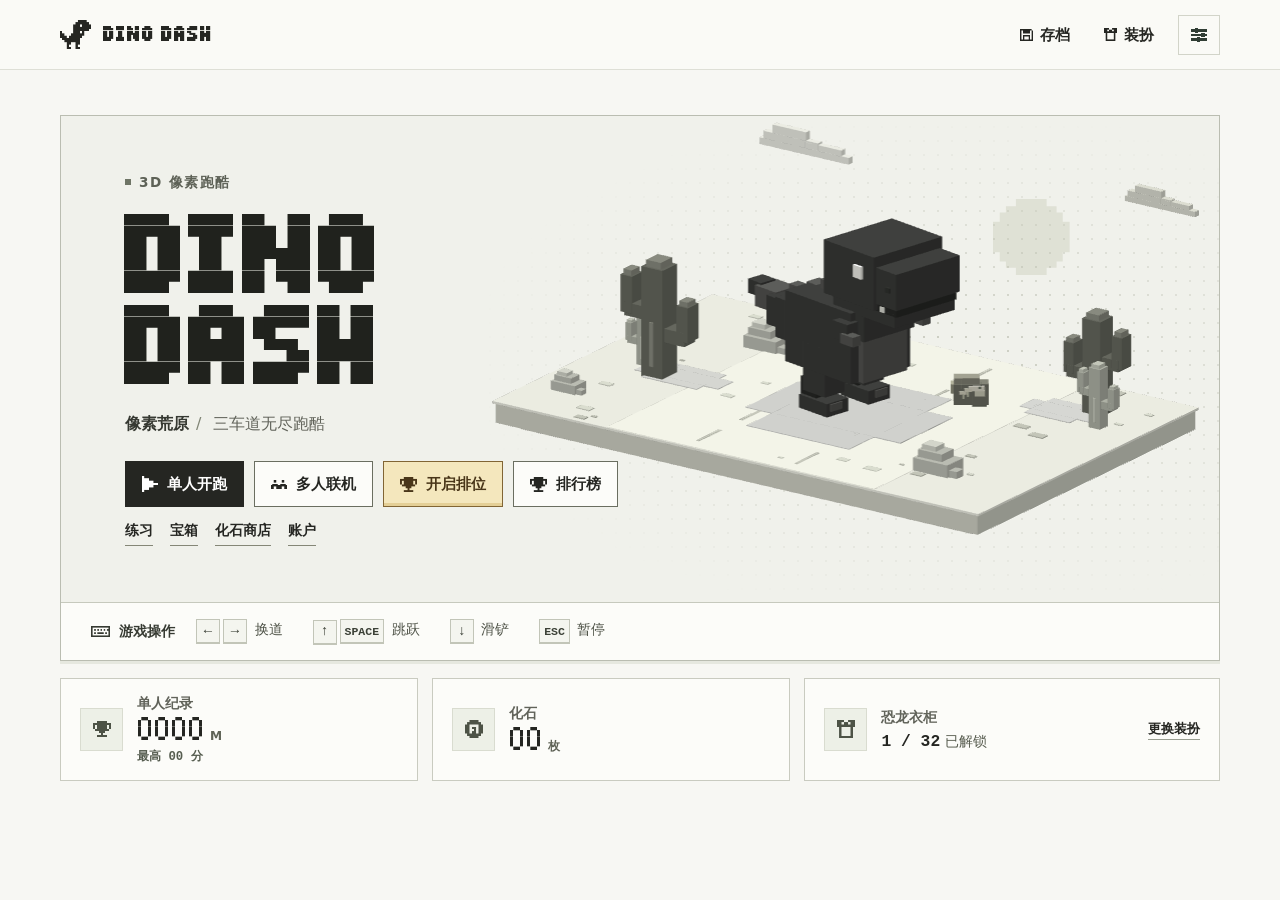
<file: dino-dash/index.html>
<!doctype html>
<html lang="zh-CN">
<head>
  <meta charset="utf-8">
  <meta name="viewport" content="width=device-width, initial-scale=1, viewport-fit=cover">
  <meta name="description" content="黑白像素 3D 恐龙跑酷。拾取道具、躲避陨石、挑战荒原首领。支持存档、装扮和多人竞速。">
  <title>DINO DASH · 像素荒原</title>
  <link rel="icon" type="image/png" href="./dino.png">
  <link rel="stylesheet" href="./game.css?v=17">
</head>
<body>
<div class="game-app"><header class="topbar"><div class="topbar-inner"><button class="brand" data-action="home" aria-label="DINO DASH 主页"><span class="icon icon-dino" aria-hidden="true"></span><span>DINO DASH</span></button><nav class="top-actions" aria-label="游戏菜单"><button class="utility" data-action="save"><span class="icon icon-save" aria-hidden="true"></span><span>存档</span></button><button class="utility" data-action="closet"><span class="icon icon-shirt" aria-hidden="true"></span><span>装扮</span></button><button class="utility audio-button" data-action="settings" aria-label="设置" title="设置"><span class="reward-icon" data-icon="settings" aria-hidden="true"></span></button></nav></div></header><main class="main"><section class="console" aria-label="跑酷游戏"><div class="stage"><div class="menu-stage" data-view="menu"><div class="hero-copy"><p class="eyebrow hero-label"><span></span>3D 像素跑酷</p><h1 aria-label="Dino Dash"><span>DINO</span><span>DASH</span></h1><p class="hero-desc"><strong>像素荒原</strong><span aria-hidden="true">/</span> 三车道无尽跑酷</p><div class="hero-actions"><button class="button solid" data-action="solo"><span class="icon icon-play" aria-hidden="true"></span>单人开跑</button><button class="button" data-action="online"><span class="icon icon-people" aria-hidden="true"></span>多人联机</button><button class="button rank-entry" data-action="rank-start" type="button"><span class="icon icon-trophy" aria-hidden="true"></span>开启排位</button><button class="button rank-board-entry" data-action="rank" type="button"><span class="icon icon-trophy" aria-hidden="true"></span>排行榜</button></div>
<p class="panel-hint" id="rank-launch-status" role="status"></p>
<div class="hero-links">
  <button class="text-button" data-action="guide">练习</button>
  <button class="text-button" data-action="chest">宝箱</button>
  <button class="text-button" data-action="shop">化石商店</button>
  <button class="text-button" data-action="account">账户</button>
</div>
<button class="text-button continue" data-action="continue" hidden=""><span class="icon icon-save" aria-hidden="true"></span>继续单人存档 <span id="continue-distance"></span></button></div><div class="hero-world" aria-hidden="true"><div class="pixel-sun"></div><div class="hero-dots"></div><canvas id="hero-canvas"></canvas></div></div><div class="play-stage" data-view="play" hidden=""><div class="play-sky"></div><canvas id="play-canvas" aria-label="三车道恐龙跑酷赛道"></canvas><div class="hud"><div class="hud-group" aria-label="当前成绩"><div class="hud-item"><span>距离</span><strong><span id="run-distance">0000</span><small> M</small></strong></div><div class="hud-item hud-fossils"><span><span class="icon icon-fossil" aria-hidden="true"></span> 化石</span><strong id="run-fossils">00</strong></div><div class="hud-item hud-score"><span>分数</span><strong id="run-score">00</strong></div></div><div class="hud-side"><button class="square-button" data-action="pause" aria-label="暂停" title="暂停"><span class="icon icon-pause" aria-hidden="true"></span></button><strong id="ranked-badge" class="ranked-badge" hidden>排位</strong><div id="race-status" class="race-status" hidden=""><span id="race-network"></span><span id="race-clock"></span><div id="race-standings"></div></div></div></div><section id="boss-hud" class="boss-hud" aria-label="首领战" hidden>
  <div class="boss-status"><strong id="boss-name"></strong><span id="boss-count"></span></div>
  <span class="boss-safety" id="boss-safety" hidden>容错 ×1</span>
  <div class="boss-health" id="boss-health" aria-hidden="true"></div>

</section>
<div id="active-powers" class="power-hud" aria-label="生效中的道具" hidden></div>
<div id="biome-title" class="biome-title" hidden></div>
<div id="countdown" class="countdown" aria-live="polite" hidden=""><div id="count-message"></div><strong id="count-number"></strong></div><div id="lesson-hud" class="lesson-hud" role="status" hidden></div><div id="run-feedback" class="run-feedback" role="status" hidden=""></div>
<div class="touch-controls" aria-label="触屏控制"><div><button data-move="left" aria-label="向左换道">‹</button><button data-move="right" aria-label="向右换道">›</button></div><div><button data-move="jump" aria-label="跳跃">↑</button><button data-move="slide" aria-label="滑铲">↓</button></div></div></div></div><div class="command-strip"><span class="command-label"><span class="icon icon-keyboard" aria-hidden="true"></span> <span>游戏操作</span></span><div class="desktop-commands"><span><kbd>←</kbd><kbd>→</kbd> 换道</span><span><kbd>↑</kbd><kbd class="space-key">SPACE</kbd> 跳跃</span><span><kbd>↓</kbd> 滑铲</span><span><kbd class="space-key">ESC</kbd> 暂停</span></div><span class="touch-command">左右滑动换道 · 上滑跳跃 · 下滑滑铲</span></div></section><div class="home-grid" data-view="menu"><div class="stat-card"><div class="stat-icon"><span class="icon icon-trophy" aria-hidden="true"></span></div><div><span class="card-label">单人纪录</span><div class="stat-value"><strong id="best-distance">0000</strong><small> M</small></div><div class="best-score">最高 <strong id="best-score">00 分</strong></div></div></div><div class="stat-card"><div class="stat-icon"><span class="icon icon-fossil" aria-hidden="true"></span></div><div><span class="card-label">化石</span><div class="stat-value"><strong id="fossil-total">00</strong><small> 枚</small></div></div></div><button class="stat-card wardrobe-link" data-action="closet"><div class="stat-icon"><span class="icon icon-shirt" aria-hidden="true"></span></div><div><span class="card-label">恐龙衣柜</span><div class="wardrobe-count"><strong id="skin-total">1 / 32</strong> 已解锁</div></div><span class="wardrobe-open">更换装扮</span></button></div></main><dialog class="panel" id="panel" aria-label="游戏菜单"><button class="square-button panel-close" data-action="close" aria-label="关闭"><span class="icon icon-close" aria-hidden="true"></span></button><section data-panel="online" hidden=""><div class="panel-heading"><h2>多人联机</h2></div><p class="panel-desc">2–4 人同图竞速 · 650 米<span class="peer-room-note"><br>房主需保持游戏页面打开。</span></p><div class="online-fields"><label for="nickname">玩家昵称</label><input id="nickname" maxLength="16" placeholder="小恐龙" autoComplete="nickname"/></div><button class="button solid wide" id="create-button" data-action="create"><span class="icon icon-people" aria-hidden="true"></span>创建房间</button><div class="join-divider"><span>加入朋友的房间</span></div><form class="join-form" id="join-form"><label class="sr-only" for="room-input">房间码</label><input id="room-input" maxLength="6" aria-label="房间码" autoCapitalize="characters" autoComplete="off" spellCheck="false" placeholder="6 位房间码"/><button class="button" type="submit" id="join-button">加入</button></form><p class="panel-hint" id="online-hint" role="status"></p></section><section data-panel="lobby" hidden=""><div class="panel-heading"><h2>竞速房间</h2></div><div class="room-card"><div><span class="card-label">房间码</span><strong id="room-code"></strong></div><button class="button compact" data-action="invite"><span class="icon icon-copy" aria-hidden="true"></span>复制邀请</button></div><div class="room-roster-head"><strong>玩家 <span id="room-count"></span></strong><span id="room-network"></span></div><ol id="room-roster" class="room-roster"></ol><div class="panel-actions"><button class="button" data-action="leave-room" id="lobby-leave">离开</button><button class="button" id="ready-button" data-action="ready">准备</button><button class="button solid" id="start-button" data-action="start-room" hidden="">开始竞速</button></div><p class="panel-hint" id="lobby-hint" role="status"></p></section><section data-panel="closet" hidden>
  <div class="panel-heading"><h2>恐龙衣柜</h2></div>
  <div class="closet-layout">
    <div class="closet-preview">
      <canvas id="closet-canvas" aria-label="皮肤和装饰的 3D 预览"></canvas>
      <div class="closet-selection">
        <strong id="skin-name">原色暴龙</strong>
        <span id="skin-description">石墨色与方形长吻</span>
      </div>
    </div>
    <div class="closet-right">
      <div class="closet-tools">
        <div class="closet-tabs" role="group" aria-label="衣柜类别">
          <button class="wardrobe-tab" type="button" data-wardrobe-slot="skin" aria-pressed="true">皮肤</button>
          <button class="wardrobe-tab" type="button" data-wardrobe-slot="head" aria-pressed="false">头饰</button>
          <button class="wardrobe-tab" type="button" data-wardrobe-slot="neck" aria-pressed="false">颈饰</button>
        </div>
        <button class="button compact" data-action="chest">宝箱</button>
      </div>
      <div id="wardrobe-grid" class="skin-grid" aria-label="当前类别的装扮"></div>
      <div class="closet-materials">
        <span id="wardrobe-progress"></span>
        <span class="universal-balance"><span class="fragment-mark" aria-hidden="true"></span>万能碎片 <strong id="closet-universal">0</strong></span>
      </div>
      <button class="button solid wide" data-action="equip" id="equip-button" disabled>已装备</button>
      <p class="panel-hint" id="closet-hint" role="status"></p>
    </div>
  </div>
</section>
<section data-panel="chest" hidden>
  <div class="panel-heading"><h2>宝箱</h2></div>
  <div id="chest-preview" class="chest-preview">
    <div class="chest-figure" aria-hidden="true"><i class="chest-lid"></i><i class="chest-base"></i><i class="chest-sparks"></i></div>
    <div id="chest-results" class="chest-results" aria-label="抽取结果"></div>
    <span id="chest-reward" class="sr-only" role="status"></span>
  </div>
  <div class="chest-balances">
    <span><span class="icon icon-fossil" aria-hidden="true"></span> 化石 <strong id="chest-fossils"></strong></span>
    <span><span class="reward-icon inline-icon" data-icon="wildcard" aria-hidden="true"></span> 万能碎片 <strong id="chest-universal"></strong></span>
  </div>
  <div id="boost-rack" class="boost-rack" hidden>
    <strong>开局增益</strong>
    <div id="boost-options" class="boost-options"></div>
  </div>
  <div class="panel-actions chest-actions">
    <button class="button" data-action="shop">商店</button>
    <button class="button" id="chest-open" data-action="open-chest">单开</button>
    <button class="button solid" id="chest-ten" data-action="open-ten">十连</button>
  </div>
  <p class="panel-hint" id="chest-hint" role="status"></p>
</section>
<section data-panel="rank" hidden>
  <div class="panel-heading rank-heading"><h2><span class="icon icon-trophy" aria-hidden="true"></span>排行榜</h2></div>
  <div class="panel-actions rank-tabs" role="group" aria-label="排行榜分类">
    <button type="button" class="button compact" data-board="score" aria-pressed="true">分数榜</button>
    <button type="button" class="button compact" data-board="fossils" aria-pressed="false"><span class="icon icon-fossil" aria-hidden="true"></span>化石榜</button>
  </div>
  <p id="fossil-board-note" class="panel-desc" hidden>累计入榜的排位化石。消费只扣本地余额。</p>
  <p id="rank-personal" class="panel-hint rank-personal" hidden></p>
  <p class="panel-desc" id="rank-status" role="status"></p>
  <table id="rank-table" class="rank-table" aria-label="单人排位前 50 名" hidden>
    <thead><tr><th scope="col">名次</th><th scope="col">玩家</th><th id="rank-main-col" scope="col">分数</th><th id="rank-distance-col" scope="col">里程</th></tr></thead>
    <tbody id="rank-rows"></tbody>
  </table>
  <div id="rank-controls" hidden>
    <p class="panel-desc" id="rank-account" hidden></p>
    <div class="panel-actions">
      <button class="button" data-action="rank-refresh" id="rank-refresh" type="button">刷新</button>
      <button class="button" data-action="rank-history" type="button">我的排位记录</button>
      <button class="button" data-action="account" type="button">账户</button>
      <button class="button solid" id="rank-start" data-action="rank-start" type="button" hidden>开始排位</button>
    </div>
  </div>
</section>
<section data-panel="rank-history" hidden>
  <div class="panel-heading"><h2>我的排位记录</h2></div>
  <p class="panel-hint" id="rank-history-status" role="status"></p>
  <ol id="rank-history-rows" class="rank-history-list"></ol>
  <form id="rank-appeal-form" hidden>
    <label class="rank-name">申诉说明<textarea id="rank-appeal-message" rows="3" maxlength="240" required></textarea></label>
    <div id="rank-appeal-captcha"></div>
    <p class="panel-hint" id="rank-appeal-captcha-status" role="status"></p>
    <div class="panel-actions">
      <button class="button" data-action="rank-appeal-cancel" type="button">取消</button>
      <button class="button solid" id="rank-appeal-send" type="submit" disabled>提交申诉</button>
    </div>
  </form>
  <div class="panel-actions"><button class="button" data-action="rank-history-back" type="button">返回</button></div>
</section>
<section data-panel="account" hidden>
  <div class="panel-heading"><h2>玩家账户</h2></div>
  <p class="panel-desc" id="account-state"></p>
  <form id="account-form" hidden>
    <label class="rank-name">账户昵称<input id="account-name" maxlength="32" autocomplete="nickname" placeholder="输入独有的昵称"></label>
    <p class="panel-hint">1–16 个字，可用文字、字母、数字、空格、下划线和短横线。</p>
    <button class="button solid" id="account-save" type="submit">保存昵称</button>
  </form>
  <div id="rank-human-check" hidden><div id="rank-captcha"></div><p class="panel-hint" id="rank-captcha-status" role="status"></p></div>
  <div class="panel-actions account-actions">
    <button class="button solid" id="account-rank-start" data-action="rank-start" type="button" hidden>开启排位</button>
    <button class="button solid" id="rank-join" data-action="rank-join" type="button" disabled hidden>验证并创建账户</button>
    <button class="button" data-action="rank" type="button">返回排行榜</button>
  </div>
  <p class="panel-hint" id="account-status" role="status"></p>
</section>
<section data-panel="shop" hidden>
  <div class="panel-heading"><h2>化石商店</h2></div>
  <div class="chest-balances"><span>化石 <strong id="shop-fossils"></strong></span></div>
  <p class="panel-desc">选用一件增益，下次单人开跑时消耗。</p>
  <ul class="shop-items" id="shop-items"></ul>
  <p class="panel-hint" id="shop-hint" role="status"></p>
</section>
<section data-panel="settings" hidden>
  <div class="panel-heading"><h2>设置</h2></div>
  <div class="audio-settings">
    <fieldset>
      <legend>背景音乐</legend>
      <label class="audio-toggle"><input id="music-enabled" type="checkbox"> 播放背景音乐</label>
      <label class="volume-field"><span>音乐音量</span><input id="music-volume" type="range" min="0" max="100" value="40"><output id="music-percent" for="music-volume">40%</output></label>
    </fieldset>
    <fieldset>
      <legend>游戏音效</legend>
      <label class="audio-toggle"><input id="effects-enabled" type="checkbox"> 播放游戏音效</label>
      <label class="volume-field"><span>音效音量</span><input id="effects-volume" type="range" min="0" max="100" value="72"><output id="effects-percent" for="effects-volume">72%</output></label>
    </fieldset>
  </div>
</section>
<section data-panel="guide" hidden>
  <div class="panel-heading"><h2>练习</h2></div>
  <h3 class="practice-heading">赛道机关</h3>
  <div class="panel-actions">
    <button type="button" class="button" data-action="practice-river">藤蔓渡河</button>
    <button type="button" class="button" data-action="practice-rail">山洞矿车</button>
  </div>
  <h3 class="practice-heading">首领</h3>
  <ul id="guide-bosses" class="guide-bosses"></ul>
</section>
<section data-panel="save" hidden=""><div class="panel-heading"><h2>游戏存档</h2></div><p class="panel-desc" id="save-description">成绩、化石和装扮会自动保存到当前浏览器。</p><dl class="save-list"><div><dt>单人纪录</dt><dd id="save-best">0 m</dd></div><div><dt>最高分</dt><dd id="save-best-score">0 分</dd></div><div><dt>累计里程</dt><dd id="save-total">0 m</dd></div><div><dt>化石</dt><dd id="save-fossils">0 枚</dd></div><div><dt>单人检查点</dt><dd id="save-checkpoint">暂无</dd></div></dl><div class="panel-actions"><button class="button" data-action="export-save"><span class="icon icon-save" aria-hidden="true"></span>导出备份</button><button class="button" data-action="import-save">导入备份</button><input type="file" id="import-file" accept=".json,application/json" hidden=""/></div><p class="panel-hint" id="save-hint" role="status"></p></section><section data-panel="replace" hidden=""><div class="panel-heading"><h2>载入备份</h2></div><p class="panel-desc">载入后会覆盖当前浏览器的纪录、装扮和检查点。</p><div class="panel-actions"><button class="button" data-action="save">取消</button><button class="button solid" data-action="replace-save">载入备份</button></div></section><section data-panel="new-run" hidden=""><div class="panel-heading"><h2>开始新的跑酷？</h2></div><p class="panel-desc">开始后会替换当前的单人检查点。</p><div class="panel-actions"><button class="button" data-action="continue">继续存档</button><button class="button solid" data-action="new-solo">重新开始</button></div></section><section data-panel="pause" hidden=""><div class="panel-heading"><h2>已暂停</h2></div><p class="panel-desc" id="pause-text">单人进度已保存。</p><div class="panel-actions"><button class="button" data-action="home">回到主页</button><button class="button solid" data-action="resume"><span class="icon icon-play" aria-hidden="true"></span>继续跑酷</button></div></section><section data-panel="leave" hidden=""><div class="panel-heading"><h2>离开竞速？</h2></div><p class="panel-desc">离开将结束你在本轮的比赛。</p><div class="panel-actions"><button class="button" data-action="close">返回比赛</button><button class="button solid" data-action="leave-race">离开房间</button></div></section><section data-panel="end" hidden=""><div class="panel-heading"><h2 id="end-title">跑酷结束</h2></div><p class="end-distance"><strong id="end-distance">0</strong><small> M</small></p><p class="end-score" id="end-score"></p><p class="panel-desc" id="end-summary"></p><p class="panel-hint" id="rank-submit-status" role="status" hidden></p><div class="panel-actions"><button class="button" data-action="rank-history" id="end-rank-history" hidden>我的排位记录</button><button class="button" data-action="home">回到主页</button><button class="button solid" data-action="solo" id="end-retry"><span class="icon icon-play" aria-hidden="true"></span>再跑一次</button>
<button class="button solid" id="practice-retry" data-action="practice-retry" hidden>再挑战一次</button></div></section><section data-panel="results" hidden=""><div class="panel-heading"><h2>竞速成绩</h2></div><p class="panel-desc" id="results-summary"></p><ol id="result-roster" class="room-roster results-roster"></ol><div class="panel-actions"><button class="button" data-action="leave-room">离开房间</button><button class="button solid" id="rematch-button" data-action="rematch" hidden="">回到房间</button></div></section><section data-panel="error" hidden=""><div class="panel-heading"><h2>连接中断</h2></div><p class="panel-desc" id="connection-error"></p><div class="panel-actions"><button class="button solid" data-action="online">返回联机菜单</button></div></section></dialog><output id="toast" class="toast" aria-live="polite" hidden=""></output></div>
  <noscript>请开启 JavaScript 来运行 DINO DASH。</noscript>
  <script type="module">
    import { mount } from "./game/app.js?v=18";
    import { PeerTransport } from "./game/peer-transport.js?v=16";
    const server = document.documentElement.dataset.roomBackend === "server";
    mount(document.querySelector(".game-app"), { roomTransport: server ? null : new PeerTransport() });
  </script>
</body>
</html>
</file>
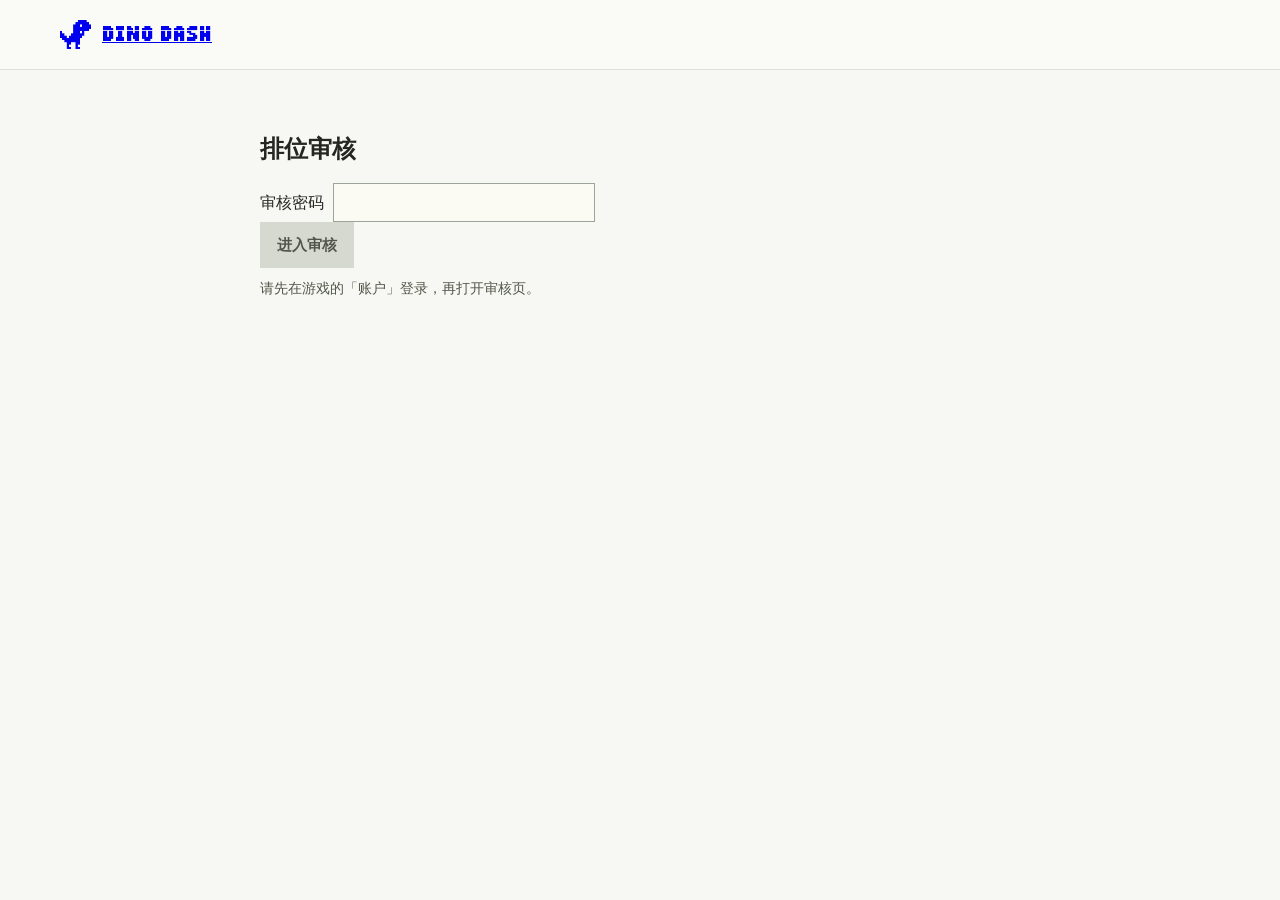
<file: dino-dash/admin.html>
<!doctype html>
<html lang="zh-CN">
<head>
  <meta charset="utf-8">
  <meta name="viewport" content="width=device-width,initial-scale=1">
  <meta name="robots" content="noindex">
  <title>排位审核 · DINO DASH</title>
  <link rel="icon" href="./dino.png">
  <link rel="stylesheet" href="./game.css?v=17">
</head>
<body>
  <header class="topbar"><div class="topbar-inner"><a class="brand" href="./"><span class="icon icon-dino" aria-hidden="true"></span>DINO DASH</a></div></header>
  <main class="main rank-admin">
    <h1>排位审核</h1>
    <form id="moderator-login">
      <label class="rank-name">审核密码<input name="password" type="password" maxlength="72" autocomplete="current-password" required></label>
      <button class="button solid" type="submit">进入审核</button>
    </form>
    <p class="panel-hint" id="moderator-status" role="status"></p>
    <section id="moderator-console" hidden>
      <div class="panel-actions">
        <label for="moderator-filter">查看</label>
        <select id="moderator-filter">
          <option value="pending">待审申诉</option><option value="approved">已通过</option>
          <option value="rejected">已驳回</option><option value="all">全部申诉</option>
          <option value="data">最近的排位与校验记录</option>
        </select>
        <button class="button compact" type="button" id="moderator-refresh">刷新</button>
        <button class="button compact" type="button" id="moderator-logout">退出审核</button>
      </div>
      <ol id="moderator-rows" class="rank-history-list"></ol>
    </section>
  </main>
  <script type="module" src="./game/rank-admin.js?v=18"></script>
</body>
</html>
</file>
<file: dino-dash/game.css>
@font-face {
  font-family: "Dash Pixel";
  src: url("./dash-pixel.ttf") format("truetype");
  font-display: swap;
}

:root {
  color-scheme: light;
  --paper: #f7f7f3;
  --panel: #fcfcf9;
  --ink: #252622;
  --soft-ink: #61635a;
  --faint-ink: #73766b;
  --edge: #c9cbc0;
  --pale: #eceee6;
  --mono: ui-monospace, "SFMono-Regular", Consolas, "Liberation Mono", monospace;
  --pixel: "Dash Pixel", var(--mono);
  font: 16px/1.5 "PingFang SC", "Microsoft YaHei", "Noto Sans CJK SC", system-ui, sans-serif;
}

*, *::before, *::after { box-sizing: border-box; }
[hidden] { display: none !important; }
body { margin: 0; background: var(--paper); color: var(--ink); }
button, input { font: inherit; color: inherit; }
button { cursor: pointer; }
button:disabled { cursor: default; }
button:focus-visible, input:focus-visible { outline: 2px solid #343730; outline-offset: 3px; }
.sr-only { position: absolute; width: 1px; height: 1px; overflow: hidden; clip-path: inset(50%); white-space: nowrap; }

.icon {
  display: inline-block;
  width: 16px;
  height: 16px;
  flex-shrink: 0;
  vertical-align: -0.16em;
  background: currentColor;
  -webkit-mask: var(--icon) center / contain no-repeat;
  mask: var(--icon) center / contain no-repeat;
}
.icon-dino { --icon: url("./icons/dino.png"); }
.icon-play { --icon: url("./icons/play.png"); }
.icon-pause { --icon: url("./icons/pause.png"); }
.icon-close { --icon: url("./icons/close.png"); }
.icon-people { --icon: url("./icons/people.png"); }
.icon-save { --icon: url("./icons/save.png"); }
.icon-shirt { --icon: url("./icons/shirt.png"); }
.icon-sound { --icon: url("./icons/sound.png"); }
.icon-muted { --icon: url("./icons/muted.png"); }
.icon-fossil { --icon: url("./icons/fossil.png"); }
.icon-trophy { --icon: url("./icons/trophy.png"); }
.icon-keyboard { --icon: url("./icons/keyboard.png"); }
.icon-copy { --icon: url("./icons/copy.png"); }

.topbar { border-bottom: 1px solid #dedfd6; background: #fafaf6; }
.topbar-inner, .main { width: min(1160px, calc(100% - 88px)); margin-inline: auto; }
.topbar-inner { display: flex; justify-content: space-between; align-items: center; min-height: 69px; }
.brand {
  display: inline-flex;
  align-items: center;
  gap: 11px;
  padding: 6px 0;
  border: 0;
  background: none;
  font: 1.18rem/1 var(--pixel);
  white-space: nowrap;
}
.brand .icon { width: 31px; height: 29px; }
.top-actions { display: flex; gap: 6px; align-items: center; }
.utility {
  display: inline-flex;
  gap: 7px;
  align-items: center;
  justify-content: center;
  min-height: 40px;
  padding: 0 13px;
  border: 1px solid transparent;
  background: transparent;
  font-size: 0.91rem;
  font-weight: 600;
  white-space: nowrap;
}
.utility:hover { background: #ebede5; border-color: #d8dacf; }
.utility .icon { width: 13px; height: 13px; }
.audio-button { margin-left: 4px; min-width: 42px; padding: 0; border-color: #d2d4c9; }
.audio-button .icon { width: 17px; height: 17px; }

.main { padding-top: clamp(26px, 5vh, 56px); padding-bottom: 40px; }
.console { border: 1px solid #babdb1; background: var(--panel); box-shadow: 0 3px 0 #e6e8df; }
.stage {
  --stage-height: clamp(445px, 54vh, 515px);
  position: relative;
  min-height: var(--stage-height);
  background: #f0f1eb;
  overflow: hidden;
}
.menu-stage { min-height: var(--stage-height); position: relative; display: flex; align-items: center; }
.hero-copy {
  position: relative;
  z-index: 2;
  width: fit-content;
  margin-left: clamp(34px, 5vw, 68px);
  padding: 40px 0;
}
.eyebrow {
  display: block;
  color: #5d6156;
  font-weight: 680;
  font-size: 0.85rem;
  letter-spacing: 0.11em;
}
.hero-label { display: flex; align-items: center; gap: 8px; margin: 0 0 17px; }
.hero-label > span { display: block; width: 6px; height: 6px; background: #6f7566; }
.hero-copy h1 {
  display: grid;
  position: relative;
  margin: 0 0 21px -4px;
  font: clamp(4.5rem, 7.9vw, 7.1rem)/0.90 var(--pixel);
  letter-spacing: -0.045em;
  color: #20221d;
}
.hero-copy h1 > span { display: block; }
.hero-desc { margin: 0 0 25px; color: var(--soft-ink); }
.hero-desc strong { font-weight: 700; color: #363932; }
.hero-desc > span { margin-inline: 7px; color: #818676; }
.hero-actions, .panel-actions { display: flex; align-items: center; flex-wrap: wrap; gap: 10px; }
.button, .square-button {
  display: inline-flex;
  align-items: center;
  justify-content: center;
  gap: 9px;
  min-height: 46px;
  border: 1px solid #6a6e60;
  border-radius: 0;
  background: var(--panel);
  padding: 0 16px;
  font-size: 0.93rem;
  font-weight: 700;
  white-space: nowrap;
  transition: background-color 120ms, transform 120ms;
}
.button:hover, .square-button:hover { background: #e4e7dc; }
.button:active:not(:disabled), .square-button:active { transform: translateY(1px); }
.button.solid { background: var(--ink); color: #fff; border-color: var(--ink); }
.button.solid:hover { background: #41463c; }
.button.solid:disabled { background: #d6d9cf; border-color: #d6d9cf; color: #50554a; }
.button:disabled:not(.solid) { opacity: 0.56; }
.button.compact { min-height: 38px; padding: 0 11px; font-size: 0.87rem; }
.button.wide { width: 100%; }
.hero-actions .rank-entry {
  background: #f4e7bd;
  border-color: #816534;
  color: #493619;
  box-shadow: inset 0 -3px #e4cf96;
}
.hero-actions .rank-entry:hover { background: #efdda5; }
.rank-entry .icon-trophy, .rank-board-entry .icon-trophy { width: 17px; height: 17px; }
#rank-launch-status { margin: 6px 0 0; }
#rank-launch-status:empty { margin: 0; }
.square-button { min-height: 36px; padding: 0; width: 36px; }
.square-button .icon { width: 12px; height: 12px; }
.text-button {
  display: inline-flex;
  align-items: center;
  gap: 8px;
  border: 0;
  border-bottom: 1px solid #858777;
  background: transparent;
  padding: 4px 0;
  font-size: 0.92rem;
  font-weight: 650;
}
.text-button:hover { color: #626858; }
.continue { margin-top: 13px; }
.continue .icon { width: 12px; height: 12px; }
.continue > span:last-child { font-family: var(--mono); }
.hero-world {
  position: absolute;
  height: 100%;
  width: 64.5%;
  right: 0;
  top: 0;
  overflow: hidden;
  pointer-events: none;
  isolation: isolate;
}
.hero-world canvas, .play-stage canvas { display: block; width: 100%; height: 100%; position: absolute; inset: 0; }
.hero-world canvas { z-index: 1; }
.hero-dots {
  position: absolute;
  inset: 0 0 0 1%;
  background: radial-gradient(#aaad9d 0.85px, transparent 0.85px) 3px 4px / 14px 14px;
  opacity: 0.57;
  mask-image: radial-gradient(ellipse at 63% 51%, #000 0%, rgb(0 0 0 / 0.45) 41%, transparent 73%);
}
.pixel-sun {
  position: absolute;
  top: 17%;
  right: 20%;
  width: clamp(35px, 6vw, 82px);
  aspect-ratio: 1;
  background: #dfe1d5;
  clip-path: polygon(30% 0, 70% 0, 70% 10%, 83% 10%, 83% 18%, 91% 18%, 91% 30%, 100% 30%, 100% 70%, 91% 70%, 91% 82%, 83% 82%, 83% 90%, 70% 90%, 70% 100%, 30% 100%, 30% 90%, 17% 90%, 17% 82%, 9% 82%, 9% 70%, 0 70%, 0 30%, 9% 30%, 9% 18%, 17% 18%, 17% 10%, 30% 10%);
}
.command-strip {
  min-height: 58px;
  display: flex;
  align-items: center;
  gap: 21px;
  border-top: 1px solid #c6c9bd;
  padding: 11px clamp(17px, 3vw, 30px);
  font-size: 0.89rem;
  color: #4e5247;
}
.command-label { display: flex; align-items: center; gap: 9px; font-weight: 680; flex-shrink: 0; color: #363a32; }
.command-label .icon { width: 19px; }
.desktop-commands { display: flex; align-items: center; gap: clamp(12px, 2.5vw, 30px); flex-wrap: wrap; }
.desktop-commands > span { white-space: nowrap; }
kbd {
  display: inline-grid;
  place-items: center;
  min-width: 24px;
  height: 24px;
  padding: 0 4px;
  margin-right: 3px;
  border: 1px solid #c2c5b8;
  box-shadow: 0 1px 0 #c2c5b8;
  background: #f4f5ef;
  font: 700 0.87rem/1 var(--mono);
  color: #3b4036;
}
kbd.space-key { min-width: 30px; font-size: 0.72rem; }
.touch-command { display: none; }
.home-grid { display: grid; grid-template-columns: 1fr 1fr 1.16fr; gap: 14px; margin-top: 17px; }
.stat-card {
  background: var(--panel);
  color: var(--ink);
  border: 1px solid var(--edge);
  min-width: 0;
  min-height: 96px;
  display: flex;
  align-items: center;
  gap: 14px;
  padding: 14px 19px;
  text-align: left;
}
.stat-icon { display: grid; place-items: center; min-width: 43px; height: 43px; border: 1px solid #d9dcd0; background: #edf0e7; }
.stat-icon .icon { width: 18px; height: 18px; color: #4d5346; }
.card-label { display: block; color: var(--soft-ink); font-size: 0.88rem; font-weight: 650; }
.stat-value, .wardrobe-count { display: flex; align-items: baseline; gap: 5px; white-space: nowrap; }
.stat-value strong { font: 1.88rem/1 var(--pixel); }
.stat-value small { font-size: 0.76rem; font-weight: 600; color: #5e6256; }
.wardrobe-count { font-size: 0.86rem; margin-top: 3px; color: #555a4d; }
.wardrobe-count strong { font: 700 1.02rem/1 var(--mono); color: var(--ink); }
.wardrobe-link:hover { background: #f0f2e9; border-color: #a6aa9c; }
.wardrobe-open { margin-left: auto; white-space: nowrap; font-size: 0.81rem; font-weight: 680; border-bottom: 1px solid #999e91; }

.play-stage { position: absolute; inset: 0; touch-action: none; user-select: none; overflow: hidden; }
.play-sky { position: absolute; inset: 0; background: linear-gradient(#f6f7f0 0%, #eeeeeb 57%, #d9dad1 100%); }
.hud { position: absolute; inset: 18px 19px auto; display: flex; align-items: flex-start; justify-content: space-between; pointer-events: none; }
.hud-group, .hud-side { display: flex; align-items: flex-start; gap: 8px; }
.hud-side { align-items: flex-end; flex-direction: column; }
.hud-item, .race-status { background: rgb(251 252 247 / 0.94); border: 1px solid #b9bdaf; padding: 7px 13px 5px; min-width: 111px; }
.hud-item > span, .race-status > span { display: block; font-size: 0.84rem; color: #4e5248; font-weight: 650; }
.hud-item > strong { font: 1.7rem/1.1 var(--pixel); white-space: nowrap; }
.hud-item small { font: 700 0.76rem/1 var(--mono); color: #646858; }
.hud-item .icon { width: 12px; height: 12px; }
.hud-fossils { min-width: 75px; }
.hud-score { min-width: 82px; }
.best-score { margin-top: 4px; color: #565d50; font: 600 .77rem/1.35 var(--mono); }
.end-score { margin: 9px 0 3px; color: #353b32; font: 1.52rem/1.2 var(--pixel); }
.hud .square-button { pointer-events: auto; }
.race-status { max-width: 178px; width: 100%; }
.ranked-badge { padding: 5px 9px; border: 1px solid #816534; background: #f4e7bd; color: #493619; font-size: 0.8rem; }
#race-clock { margin: 2px 0; font-family: var(--mono); color: #252622; }
#race-standings { display: grid; gap: 3px; font-size: 0.78rem; }
.standing { display: flex; justify-content: space-between; gap: 8px; align-items: center; }
.standing span:first-child { overflow: hidden; white-space: nowrap; text-overflow: ellipsis; }
.standing span:last-child { white-space: nowrap; font-family: var(--mono); }
.standing.self { font-weight: 750; }
.countdown { position: absolute; inset: 0; display: grid; place-content: center; text-align: center; pointer-events: none; color: #252923; }
.countdown > div { justify-self: center; padding: 4px 9px; color: #343a30; background: #f9faf0; border: 1px solid #bbc3b0; font-size: 0.87rem; font-weight: 700; }
.countdown > div:empty { display: none; }
.countdown strong { font: 7rem/1.12 var(--pixel); color: #292d24; text-shadow: 4px 4px #eff1e7; }
.run-feedback {
  position: absolute;
  bottom: 14px;
  left: 50%;
  transform: translateX(-50%);
  background: #262a23;
  color: #f8f9f4;
  padding: 6px 11px;
  font-size: 0.87rem;
  white-space: nowrap;
}
.touch-controls { display: none; }

.panel {
  width: min(455px, calc(100% - 32px));
  max-height: calc(100% - 24px);
  overflow: auto;
  padding: 27px;
  border: 1px solid #64695b;
  box-shadow: 4px 4px 0 rgb(35 41 31 / 0.27);
  background: var(--panel);
  color: var(--ink);
}
.panel:has([data-panel="closet"]:not([hidden])) { width: min(730px, calc(100% - 32px)); }
.panel::backdrop { background: rgb(33 38 29 / 0.38); }
.panel-close { position: absolute; top: 15px; right: 15px; }
.panel-heading { padding-right: 43px; }
.panel-heading h2 { margin: 0; font-size: 1.68rem; font-weight: 820; letter-spacing: -0.035em; line-height: 1.25; }
.panel-desc { margin: 10px 0 19px; color: #4f5549; }
.panel-actions { justify-content: flex-end; margin-top: 17px; }
.panel-hint { margin: 10px 0 0; color: #515749; font-size: 0.87rem; overflow-wrap: anywhere; }
.panel-hint:empty { display: none; }
.online-fields { display: grid; gap: 5px; margin-bottom: 12px; }
.online-fields label { color: #4c5147; font-size: 0.9rem; font-weight: 640; }
.online-fields input, .join-form input { border: 1px solid #bfc3b5; background: #f5f6ef; min-width: 0; min-height: 44px; padding: 0 10px; border-radius: 0; }
.join-divider { display: flex; align-items: center; gap: 10px; color: #555c50; font-size: 0.88rem; margin: 15px 0 10px; }
.join-divider::before, .join-divider::after { content: ""; flex: 1; height: 1px; background: #d0d4c8; }
.join-form { display: grid; grid-template-columns: 1fr auto; gap: 8px; }
.join-form input { font-family: var(--mono); text-transform: uppercase; letter-spacing: 0.08em; }
.room-card {
  display: flex;
  align-items: center;
  justify-content: space-between;
  gap: 10px;
  border: 1px solid #c9cebf;
  background: #eef0e7;
  padding: 10px 13px;
  margin: 16px 0;
}
#room-code { display: block; font: 750 clamp(1.26rem, 4vw, 1.82rem)/1.2 var(--mono); letter-spacing: 0.1em; }
.room-roster-head { display: flex; align-items: center; justify-content: space-between; gap: 10px; margin-bottom: 7px; font-size: 0.91rem; }
#room-network, #race-network { color: #4e5747; }
.room-roster { margin: 0; padding: 0; list-style: none; display: grid; gap: 5px; }
.room-player {
  display: flex;
  align-items: center;
  gap: 8px;
  min-height: 42px;
  border: 1px solid #d7dbd0;
  padding: 4px 8px;
  background: #f8f9f4;
}
.room-player .skin-sprite { width: 30px; height: 27px; }
.room-player .player-name { flex: 1; overflow: hidden; white-space: nowrap; text-overflow: ellipsis; font-weight: 650; }
.room-player .player-status, .room-player .player-place { color: #4c5546; white-space: nowrap; font-size: 0.86rem; }
.room-player .player-place { font-family: var(--mono); }
.results-roster .room-player { min-height: 48px; }
.closet-layout { display: grid; grid-template-columns: 0.89fr 1.1fr; gap: 14px; margin-top: 17px; }
.closet-preview { position: relative; min-width: 0; border: 1px solid #c9cebf; background: #edece6; min-height: 249px; overflow: hidden; }
.closet-preview canvas { display: block; width: 100%; height: 100%; position: absolute; inset: 0; }
.closet-balance { display: flex; gap: 6px; align-items: center; position: absolute; z-index: 1; top: 9px; left: 10px; font: 750 0.95rem/1 var(--mono); }
.closet-selection { position: absolute; bottom: 6px; left: 7px; right: 7px; background: rgb(250 251 246 / 0.94); padding: 5px 8px; display: grid; }
.closet-selection strong { font-size: 0.95rem; }
.closet-selection span { font-size: 0.78rem; color: #52584d; }
.skin-grid { display: grid; grid-template-columns: repeat(3, minmax(0, 1fr)); gap: 5px; margin-bottom: 8px; }
.skin-tile {
  display: grid;
  place-items: center;
  background: #f2f4ec;
  padding: 4px 3px 7px;
  border: 1px solid #cbd0c1;
  min-width: 0;
}
.skin-tile:hover { background: #e8ecdf; }
.skin-tile[aria-pressed="true"] { border-color: #373e32; box-shadow: inset 0 0 0 1px #373e32; }
.skin-sprite { display: inline-block; width: 50px; height: 43px; background: var(--sprite) center / contain no-repeat; image-rendering: pixelated; flex-shrink: 0; }
.skin-classic { --sprite: url("./icons/skin-classic.png"); }
.skin-cap { --sprite: url("./icons/skin-cap.png"); }
.skin-scarf { --sprite: url("./icons/skin-scarf.png"); }
.skin-pale { --sprite: url("./icons/skin-pale.png"); }
.skin-visor { --sprite: url("./icons/skin-visor.png"); }
.skin-crown { --sprite: url("./icons/skin-crown.png"); }
.skin-label, .skin-cost { white-space: nowrap; font-size: 0.8rem; font-weight: 630; }
.skin-cost { font-size: 0.75rem; color: #575e50; font-weight: 500; }
.save-list { margin: 0; display: grid; }
.save-list > div { padding: 8px 0; border-bottom: 1px solid #d7dbd0; display: flex; justify-content: space-between; align-items: center; gap: 10px; }
.save-list dt { color: #4d5548; }
.save-list dd { margin: 0; font-family: var(--mono); font-weight: 680; }
.end-distance { margin: 15px 0 5px; font: 4.1rem/1 var(--pixel); }
.end-distance small { font: 750 1rem/1 var(--mono); color: #57604f; }
.toast {
  position: fixed;
  z-index: 4;
  bottom: 16px;
  left: 50%;
  transform: translateX(-50%);
  max-width: calc(100% - 32px);
  background: #282c24;
  color: #fafbf6;
  border: 1px solid #171b16;
  padding: 8px 14px;
  font-size: 0.91rem;
  white-space: nowrap;
}

@media (max-width: 1000px) {
  .topbar-inner, .main { width: calc(100% - 48px); }
  .hero-copy { margin-left: 32px; }
  .hero-copy h1 { font-size: clamp(4.5rem, 9.7vw, 6.5rem); }
  .hero-world { width: 62.5%; }
  .wardrobe-open { display: none; }
}

@media (max-width: 680px) {
  .topbar-inner, .main { width: calc(100% - 28px); }
  .topbar-inner { min-height: 58px; }
  .brand { font-size: 1rem; gap: 7px; }
  .brand .icon { width: 23px; height: 23px; }
  .top-actions { gap: 1px; }
  .utility { min-height: 35px; padding: 0 6px; gap: 4px; font-size: 0.83rem; }
  .utility .icon { width: 12px; height: 12px; }
  .audio-button { padding: 0; min-width: 35px; }
  .audio-button .icon { width: 14px; height: 14px; }
  .main { padding-top: 15px; padding-bottom: 18px; }
  .stage { --stage-height: min(67vh, 520px); min-height: 0; }
  .menu-stage { display: block; min-height: 0; }
  .hero-copy { margin: 0; width: 100%; padding: 24px 15px 0; text-align: center; }
  .hero-label { justify-content: center; margin-bottom: 12px; }
  .hero-copy h1 { display: flex; justify-content: center; gap: 0.13em; margin: 0 0 13px; font-size: clamp(2.6rem, 10.1vw, 4.5rem); line-height: 0.88; }
  .hero-desc { font-size: 0.91rem; margin-bottom: 16px; }
  .hero-actions { display: grid; grid-template-columns: repeat(2, minmax(0, 1fr)); max-width: 360px; margin-inline: auto; }
  .hero-actions .button { min-height: 43px; }
  .hero-world { position: relative; width: 100%; height: clamp(175px, 55vw, 300px); margin-top: 3px; }
  .pixel-sun { top: 9%; right: 23%; width: 42px; }
  .stage:has(.play-stage:not([hidden])) { min-height: max(360px, var(--stage-height)); }
  .command-strip { min-height: 45px; padding: 8px 9px; gap: 6px; font-size: 0.76rem; }
  .command-label .icon { display: none; }
  .command-label { margin-right: 3px; }
  .desktop-commands { gap: 4px 10px; }
  kbd { min-width: 21px; height: 21px; padding: 0 2px; margin-right: 2px; }
  kbd.space-key { min-width: 23px; font-size: 0.66rem; }
  .home-grid { margin-top: 11px; gap: 6px; grid-template-columns: 1fr 1fr 1.12fr; }
  .stat-card { min-height: 72px; padding: 8px 7px; gap: 5px; }
  .stat-icon { min-width: 24px; height: 24px; }
  .stat-icon .icon { width: 12px; height: 12px; }
  .stat-value strong { font-size: 1.22rem; }
  .stat-value, .wardrobe-count { gap: 2px; }
  .stat-value small, .wardrobe-count { font-size: 0.68rem; }
  .wardrobe-count strong { font-size: 0.70rem; }
  .card-label { font-size: 0.75rem; white-space: nowrap; }
  .hud { inset: 10px 10px auto; }
  .hud-group { gap: 4px; }
  .hud-item, .race-status { min-width: 68px; padding: 4px 6px 3px; }
  .hud-item > span, .race-status > span { font-size: 0.73rem; }
  .hud-item > strong { font-size: 1.35rem; }
  .hud-item small { font-size: 0.65rem; }
  .hud-fossils { min-width: 48px; }
  .hud-score { min-width: 54px; }
  .race-status { max-width: 122px; }
  #race-standings { font-size: 0.69rem; }
  .panel { padding: 21px 16px; }
  .panel-close { top: 11px; right: 11px; }
  .panel-heading h2 { font-size: 1.5rem; }
  .closet-layout { grid-template-columns: 1fr; gap: 8px; }
  .closet-preview { min-height: 152px; }
  .closet-preview canvas { height: 170px; top: -16px; }
  .skin-sprite { width: 42px; height: 36px; }
}

@media (pointer: coarse) {
  .desktop-commands { display: none; }
  .touch-command { display: inline; }
  .touch-controls { display: flex; justify-content: space-between; position: absolute; bottom: 10px; left: 10px; right: 10px; pointer-events: none; }
  .touch-controls div { display: flex; gap: 5px; }
  .touch-controls button {
    pointer-events: auto;
    touch-action: none;
    display: grid;
    place-content: center;
    width: 45px;
    height: 45px;
    background: rgb(252 253 247 / 0.87);
    color: var(--ink);
    font: 700 1.47rem/1 var(--mono);
    border: 1px solid #858d7e;
  }
  .touch-controls button:active { background: #cbd2c2; }
  .run-feedback { bottom: 63px; }
}
@media (max-width: 360px) {
  .hero-actions .button { padding-inline: 6px; }
  .stat-icon { display: none; }
  .utility { padding: 0 4px; }
}
@media (prefers-reduced-motion: reduce) {
  *, *::before, *::after { transition-duration: 0ms !important; }
}

.topbar { padding: env(safe-area-inset-top) env(safe-area-inset-right) 0 env(safe-area-inset-left); }
[data-room-backend="server"] .peer-room-note { display: none; }
.is-playing .hud { left: max(var(--hud-rim, 19px), env(safe-area-inset-left)); right: max(var(--hud-rim, 19px), env(safe-area-inset-right)); }
.hero-links { display: flex; gap: 17px; margin-top: 9px; }
.hero-links .text-button { font-size: 0.86rem; }
.is-playing .main { width: min(1560px, calc(100% - 28px)); padding: 10px 0 10px; }
.is-playing .stage { min-height: clamp(420px, calc(100dvh - 146px), 1000px); }
.is-playing .console { box-shadow: none; }
.play-stage canvas { touch-action: none; }
.boss-hud {
  position: absolute;
  inset: 18px 0 auto;
  width: min(312px, 37%);
  margin-inline: auto;
  color: var(--ink);
  background: rgb(248 249 241 / 0.97);
  border: 1px solid #73796c;
  padding: 8px 12px 7px;
  pointer-events: none;
}
.boss-status { display: flex; justify-content: space-between; align-items: baseline; gap: 7px; }
.boss-status > strong { font-size: 1rem; letter-spacing: 0.04em; }
.boss-status > span { font: 700 0.83rem/1 var(--mono); white-space: nowrap; }
.boss-health { display: flex; gap: 3px; margin-top: 5px; }
.boss-health > i { height: 7px; flex: 1; background: #daddd1; border: 1px solid #b3b9aa; }
.boss-health > i.active { background: #292e27; border-color: #292e27; }
.boss-hud[data-phase="exposed"] { border-color: #262b23; box-shadow: 0 3px #e2e6d9; }
.boss-hud[data-phase="warning"] .boss-health > i.active { background: repeating-linear-gradient(135deg, #383c34 0 4px, #595e54 4px 8px); }
.power-hud { position: absolute; top: 83px; left: 19px; display: flex; gap: 5px; flex-wrap: wrap; max-width: 68%; pointer-events: none; }
.power-chip { display: inline-flex; gap: 5px; align-items: center; border: 1px solid #b4bcae; color: var(--ink); background: #f0f2e8; padding: 3px 6px; font-size: 0.84rem; font-weight: 650; }
.power-chip b, .power-symbol { display: inline-grid; place-items: center; width: 24px; height: 24px; background: #353931; color: #f5f7ea; font-size: 0.8rem; font-weight: 700; line-height: 1; }
.power-chip span { font: 700 0.79rem/1 var(--mono); }

.panel:has([data-panel="closet"]:not([hidden])) { width: min(850px, calc(100% - 32px)); }
.panel:has([data-panel="guide"]:not([hidden])) { width: min(732px, calc(100% - 32px)); }
.closet-layout { grid-template-columns: minmax(0, 0.83fr) minmax(0, 1.35fr); gap: 16px; }
.closet-preview { min-height: 295px; }
.closet-tools { display: flex; justify-content: space-between; align-items: center; gap: 8px; margin-bottom: 8px; }
.closet-tabs { display: flex; gap: 3px; }
.wardrobe-tab {
  min-height: 38px;
  border: 1px solid #c1c7b8;
  background: #f1f3ea;
  padding: 0 9px;
  font-size: 0.89rem;
  font-weight: 680;
  white-space: nowrap;
}
.wardrobe-tab[aria-pressed="true"] { color: #f8faf2; border-color: #292e25; background: #292e25; }
.wardrobe-tab:hover:not([aria-pressed="true"]) { background: #e3e8dc; }
.closet-tools .compact { white-space: nowrap; }
.skin-grid { gap: 6px; }
.skin-tile { padding: 4px 3px 6px; min-height: 78px; }
.skin-tile:focus-visible { outline-offset: 1px; }
.skin-label { white-space: normal; text-align: center; }
.wardrobe-stamp {
  display: block;
  width: 52px;
  height: 36px;
  background-image: url("./icons/wardrobe.png?v=13");
  background-repeat: no-repeat;
  background-size: var(--sheet-size, 1800%) 100%;
  background-position: var(--sheet-x, 0%) center;
  image-rendering: pixelated;
  flex-shrink: 0;
}
.room-player .wardrobe-stamp { width: 32px; height: 24px; }
.wardrobe-stamp.empty { background: none; width: 23px; height: 23px; border: 1px dashed #a7ae9f; margin: 6px 0; }
.closet-materials, .chest-balances { display: flex; justify-content: space-between; align-items: baseline; flex-wrap: wrap; gap: 4px 10px; color: #4b5347; font-size: 0.86rem; margin: 8px 0; }
.universal-balance { white-space: nowrap; }
.fragment-mark { display: inline-block; width: 10px; height: 10px; background: #585e51; clip-path: polygon(50% 0, 100% 40%, 78% 82%, 32% 100%, 0 48%); }
.chest-preview {
  position: relative;
  min-height: 162px;
  display: grid;
  grid-template-rows: 112px auto;
  place-items: center;
  gap: 2px;
  background: radial-gradient(ellipse at 50% 58%, #fafbf4, #e7eade 85%);
  border: 1px solid #c5cbbd;
  margin: 16px 0 0;
  padding-bottom: 8px;
  text-align: center;
}
.chest-figure { position: relative; width: 89px; height: 73px; transform: translateY(7px); }
.chest-lid, .chest-base { position: absolute; display: block; left: 0; right: 0; border: 4px solid #343a31; background: #979d8c; box-shadow: inset 7px 0 #676e60, inset -7px 0 #b4b9a9; }
.chest-lid { top: 8px; height: 23px; background: #b2b7a9; transform-origin: 50% 88%; transition: transform 200ms ease-out; }
.chest-base { top: 31px; height: 38px; }
.chest-base::after { content: ""; position: absolute; top: -7px; left: 32px; width: 17px; height: 17px; border: 3px solid #343931; background: #eef2e3; }
.chest-preview.opened .chest-lid { transform: translateY(-12px) rotate(-13deg); }
.chest-sparks { position: absolute; width: 5px; height: 5px; background: #666d61; left: 40px; top: 6px; opacity: 0; box-shadow: -16px -9px #858d7b, 14px -11px #858d7b, 21px 0 #9ea794, -25px 4px #9ea794; }
.chest-preview.opened .chest-sparks { opacity: 1; animation: chest-spark 240ms ease-out both; }
@keyframes chest-spark { from { transform: translateY(10px) scale(0.5); opacity: 0; } to { transform: translateY(-7px); opacity: 1; } }
#chest-reward { align-self: start; color: #2e372b; min-height: 1.5em; font-size: 0.95rem; margin: 0 8px; }
.chest-balances { border-top: 1px solid #d7dbd0; padding-top: 8px; }
.guide-bosses li { display: flex; gap: 7px; align-items: center; border: 1px solid #d0d6c7; background: #f1f4eb; padding: 5px; }
.guide-bosses .wardrobe-stamp { width: 38px; height: 28px; }
.guide-bosses .compact { min-height: 31px; padding: 0 7px; }

@media (max-width: 680px) {
  .hero-links { justify-content: center; }
  .is-playing .topbar-inner { min-height: 46px; }
  .is-playing .hud { --hud-rim: 10px; }
  .is-playing .main { width: 100%; padding: 0; }
  .is-playing .console { border-inline-width: 0; border-bottom: 0; }
  .is-playing .stage:has(.play-stage:not([hidden])) { min-height: max(320px, calc(100dvh - 48px - env(safe-area-inset-top))); }
  .is-playing .command-strip { display: none; }
  .boss-hud { inset: 65px auto auto 10px; width: min(69%, 255px); padding: 6px 8px; }
  .boss-hud > .boss-status > strong { font-size: 0.92rem; }
  .power-hud { top: 64px; left: 10px; }
  .play-stage:has(.boss-hud:not([hidden])) .power-hud { top: 142px; }
  .run-feedback { bottom: 80px; }
  .closet-layout { grid-template-columns: 1fr; gap: 8px; }
  .closet-preview { min-height: 153px; }
  .closet-preview canvas { height: 170px; top: -14px; }
  .skin-tile { min-height: 69px; }
  .wardrobe-stamp { width: 46px; height: 32px; }
}
@media (pointer: coarse) {
  .touch-controls { bottom: max(11px, calc(env(safe-area-inset-bottom) + 6px)); left: max(10px, env(safe-area-inset-left)); right: max(10px, env(safe-area-inset-right)); }
  .touch-controls button { width: clamp(38px, 12vw, 54px); height: clamp(44px, 12vw, 53px); }
}

.play-sky::before, .play-sky::after { content: ""; position: absolute; inset: 0; opacity: 0; transition: opacity 650ms ease; }
.play-sky::before { background: linear-gradient(#d1dacf, #c0cec1 58%, #839681); }
.play-sky::after { background: linear-gradient(#414b49, #63706d 62%, #747f77); }
.play-stage[data-biome="jungle"] .play-sky::before,
.play-stage[data-biome="cave"] .play-sky::after { opacity: 1; }
.biome-title {
  position: absolute; z-index: 2; left: 50%; top: 25%; transform: translateX(-50%);
  background: #f1f3eb; color: #29312a; border: 1px solid #a7afa1; padding: 5px 14px;
  font: 700 1rem/1.45 var(--mono); letter-spacing: 0.12em; pointer-events: none; white-space: nowrap;
}
[data-panel="guide"] .guide-bosses { margin-top: 14px; }
.panel:has([data-panel="guide"]:not([hidden])) { width: min(410px, calc(100% - 32px)); }
.chest-preview { min-height: 108px; grid-template-rows: 81px auto; padding: 0 8px 8px; }
.chest-figure { transform: translateY(5px) scale(0.83); }
.chest-preview.drawing .chest-figure { animation: draw-box 0.36s ease-out; }
.chest-results {
  width: 100%; display: grid; grid-template-columns: repeat(5, minmax(0, 1fr));
  gap: 4px; padding-inline: 1px; perspective: 620px;
}
.chest-results[data-count="1"] { display: flex; justify-content: center; }
.reward-card {
  border: 1px solid #9aa492; background: #eff2e7; padding: 4px 1px; min-width: 0; min-height: 71px;
  display: grid; grid-template-rows: 22px auto 15px; place-items: center; align-content: center;
}
.reward-card[data-reward="boost"] { background: #e1eade; border-color: #748c73; }
.reward-card[data-reward="wildcard"] { background: #efeadd; border-color: #a99c78; }
.chest-results[data-count="1"] .reward-card { min-width: 111px; }
.reward-symbol { font: 750 1rem/1 var(--mono); }
.reward-card strong { font-size: 0.71rem; line-height: 1.13; text-wrap: balance; }
.reward-card small { font-size: 0.66rem; color: #454e43; }
.drawing .reward-card { animation: reward-flip 0.38s cubic-bezier(.2,.68,.36,1) both; animation-delay: calc(180ms + var(--order) * 105ms); }
@keyframes draw-box {
  0%, 100% { transform: translateY(5px) scale(.83); }
  26% { transform: translateY(8px) rotate(-6deg) scale(.82); }
  55% { transform: translateY(-5px) rotate(4deg) scale(.95); }
}
@keyframes reward-flip {
  0% { transform: translateY(-20px) rotateY(-100deg) scale(.72); opacity: 0; }
  68% { transform: translateY(2px) rotateY(8deg) scale(1.035); opacity: 1; }
  100% { transform: none; opacity: 1; }
}
.boost-rack { display: flex; align-items: center; justify-content: space-between; gap: 6px; padding: 6px 0; font-size: 0.83rem; }
.boost-options { display: flex; flex-wrap: wrap; gap: 4px; justify-content: end; }
.boost-option { min-width: 44px; min-height: 36px; border: 1px solid #a2ad9b; background: #e5eadf; color: #2c372b; }
.boost-option[aria-pressed="true"] { background: #343e33; color: #f0f4e9; }
.chest-actions { gap: 6px; margin-top: 9px; }
.chest-actions .button { padding-inline: 10px; }
@media (prefers-reduced-motion: reduce) {
  .chest-preview.drawing .chest-figure, .drawing .reward-card, .chest-preview.opened .chest-sparks { animation: none; }
}

.reward-icon {
  display: inline-block; flex: 0 0 auto; width: 24px; height: 24px;
  background: url("./icons/rewards.png") var(--reward-x, 0%) center / 900% 100% no-repeat;
  image-rendering: pixelated;
}
.reward-icon[data-icon="shield"] { --reward-x: 12.5%; }
.reward-icon[data-icon="amber"] { --reward-x: 25%; }
.reward-icon[data-icon="feather"] { --reward-x: 37.5%; }
.reward-icon[data-icon="trail"] { --reward-x: 50%; }
.reward-icon[data-icon="scout"] { --reward-x: 62.5%; }
.reward-icon[data-icon="wildcard"] { --reward-x: 75%; }
.reward-icon[data-icon="shard"] { --reward-x: 87.5%; }
.reward-icon[data-icon="settings"] { --reward-x: 100%; width: 18px; height: 18px; }
.reward-icon.inline-icon { width: 14px; height: 14px; vertical-align: -3px; }
.reward-symbol.wardrobe-stamp { width: 32px; height: 24px; position: relative; }
.reward-symbol .reward-icon { position: absolute; width: 13px; height: 13px; right: -2px; bottom: -2px; }
.boost-option { display: inline-flex; align-items: center; justify-content: center; gap: 3px; padding-inline: 4px; }
.boost-option .reward-icon, .power-chip .reward-icon { width: 17px; height: 17px; }
.shop-items { display: grid; list-style: none; padding: 0; gap: 6px; }
.shop-items li { display: grid; grid-template-columns: auto minmax(0,1fr) auto; align-items: center; gap: 8px; padding: 8px; border: 1px solid #c4cabc; background: #f1f3e9; }
.shop-items li > div:last-child { display: flex; gap: 4px; }
.shop-items strong, .shop-items small { display: block; }
.shop-items small { color: #565d52; line-height: 1.25; font-size: .74rem; margin-top: 2px; }
.shop-items .button { padding-inline: 7px; min-width: 0; font-size: .78rem; white-space: nowrap; }
.shop-items [aria-pressed="true"] { color: #f4f5ed; background: #3b4438; }
.audio-settings { display: grid; gap: 15px; }
.audio-settings fieldset { min-width: 0; margin: 0; border: 1px solid #bac1b3; padding: 10px 12px 14px; }
.audio-settings legend { font-weight: 750; padding: 0 4px; }
.audio-toggle { display: flex; align-items: center; gap: 7px; min-height: 32px; }
.audio-settings input { accent-color: #3c483b; }
.volume-field { display: grid; grid-template-columns: auto minmax(55px,1fr) 40px; align-items: center; gap: 9px; font-size: .85rem; }
.volume-field input { width: 100%; min-height: 32px; }
.volume-field output { text-align: right; font-family: var(--mono); }
@media(max-width:390px) {
  .shop-items li { padding: 6px 4px; gap: 5px; }
  .shop-items li > .reward-icon { width: 21px; height: 21px; }
  .shop-items .button { padding-inline: 5px; }
}

.rank-heading h2 { display: flex; align-items: center; gap: 10px; }
.rank-heading .icon { width: 24px; height: 24px; color: #816534; }
.rank-table { width: 100%; border-collapse: collapse; margin-block: 10px 18px; font-variant-numeric: tabular-nums; }
.rank-table th, .rank-table td { text-align: right; padding: 8px 6px; border-bottom: 1px solid #c4cabc; }
.rank-table tbody tr:first-child { background: #f4e7bd; color: #493619; }
.rank-table tbody tr:nth-child(2) { background: #e6e8e0; }
.rank-table tbody tr:nth-child(3) { background: #f0e1d4; }
.rank-table tbody tr:nth-child(-n+3) td:first-child { font-weight: 750; }
.rank-table th:nth-child(2), .rank-table td:nth-child(2) { text-align: left; overflow-wrap: anywhere; }
.rank-table td:not(:nth-child(2)) { white-space: nowrap; }
.rank-name { display: grid; grid-template-columns: auto minmax(0,1fr); align-items: center; gap: 9px; }
.rank-name input { width: 100%; min-height: 39px; padding: 5px 8px; border: 1px solid #9ca598; background: #fbfbf4; color: #222920; }

.account-actions { margin-top: 12px; }
#account-form > .button { width: 100%; }
.reward-icon[data-icon="flight"] { background: url("./icons/flight.png") center / contain no-repeat; }
.reward-icon[data-icon="dash"] { background: url("./icons/dash.png") center / contain no-repeat; }
.reward-icon[data-icon="fossil"] { background: url("./icons/fossil.png") center / contain no-repeat; }

.rank-tabs { margin-bottom: 12px; }
.rank-tabs [aria-pressed="true"] { border-color: #7b6a46; background: #f2e7c6; color: #493619; }
.rank-personal { margin: 8px 0; font-variant-numeric: tabular-nums; }
.practice-heading { margin: 18px 0 8px; font-size: .95rem; }
.lesson-hud {
  position: absolute; z-index: 3; inset: auto 8px clamp(85px, 13vh, 126px);
  width: max-content; max-width: calc(100% - 16px); margin-inline: auto; padding: 8px 13px;
  text-align: center; font-size: .94rem; font-weight: 750; color: #2e3026;
  background: #f7efda; border: 1px solid #91835e; box-shadow: 2px 2px #24271f66; pointer-events: none;
}
.boss-safety { display: block; margin: 3px 0; color: #5d4a25; font-size: .72rem; font-weight: 750; }

.rank-history-list { display: grid; gap: 8px; padding: 0; margin: 12px 0; list-style: none; }
.rank-history-list li { padding: 11px; border: 1px solid #b7bcad; overflow-wrap: anywhere; }
.rank-history-list p { margin: 5px 0; color: #50564b; white-space: pre-wrap; }
.rank-history-list form, #rank-appeal-form { margin: 10px 0; }
.rank-name textarea { width: 100%; padding: 8px; resize: vertical; border: 1px solid #a3a999; font: inherit; }
.rank-admin { width: min(760px, calc(100% - 28px)); margin-inline: auto; }
.rank-admin h1 { font-size: 1.5rem; }
.rank-admin #moderator-login { max-width: 335px; }
.rank-admin select { min-height: 36px; padding: 5px; font: inherit; }
</file>
